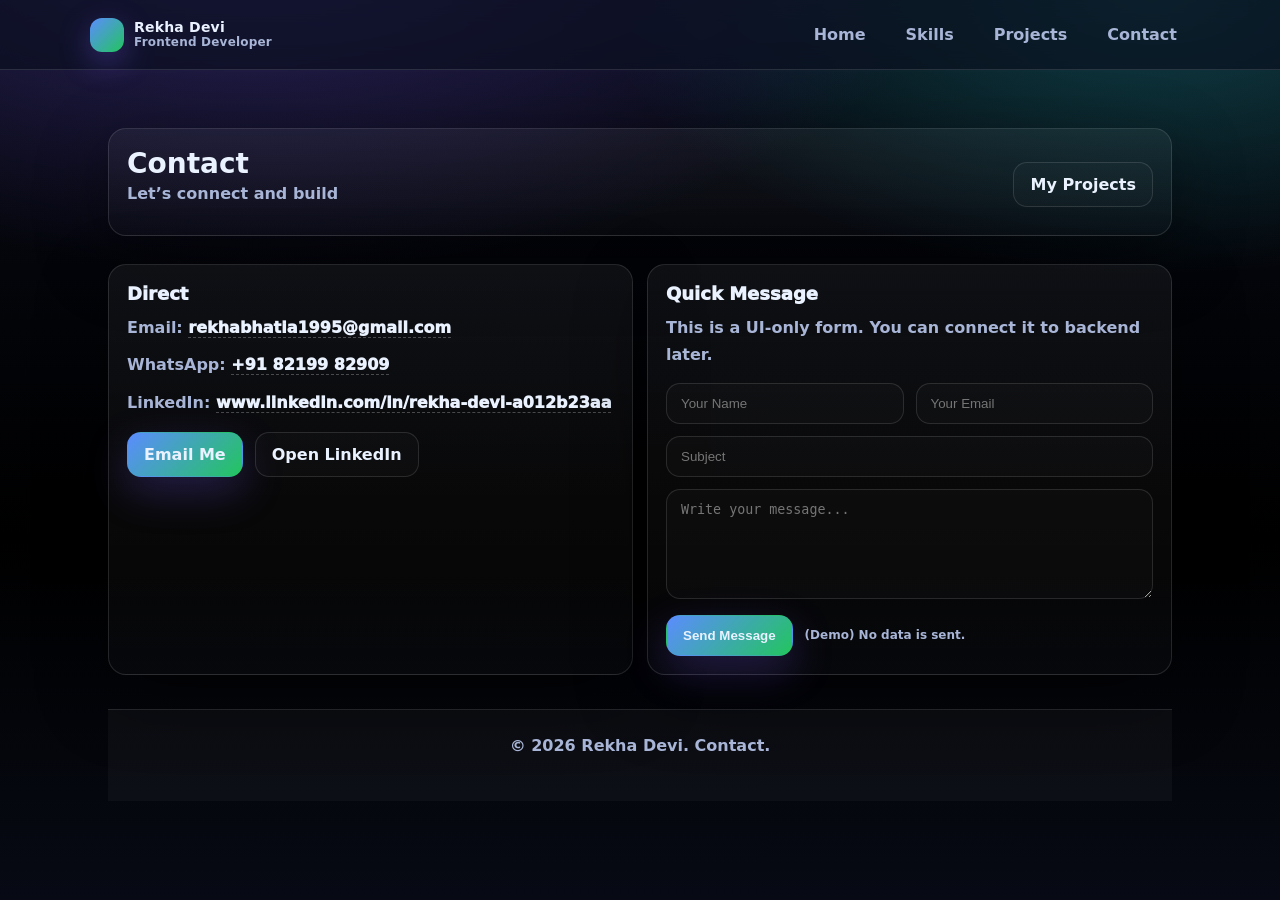
<file: contact.html>
<!doctype html>
<html lang="en">
<head>
  <meta charset="UTF-8" />
  <meta name="viewport" content="width=device-width, initial-scale=1.0" />
  <title>Contact | Rekha Devi</title>
  <link rel="stylesheet" href="styles.css" />
</head>
<body>
  <header class="nav">
    <div class="container nav-inner">
      <div class="brand">
        <div class="logo" aria-hidden="true"></div>
        <div>
          <div style="font-size:14px; line-height:1.1; color:var(--text);">Rekha Devi</div>
          <div style="font-size:12px; color:var(--muted); font-weight:800;">Frontend Developer</div>
        </div>
      </div>
      <nav class="nav-links" aria-label="Primary">
        <a href="index.html">Home</a>
        <a href="skills.html">Skills</a>
        <a href="project.html">Projects</a>
        <a href="contact.html">Contact</a>
      </nav>
    </div>
  </header>

  <main class="container">
    <section class="hero" style="padding-bottom:10px;">
      <div class="panel" style="padding:18px;">
        <div class="section-head" style="margin-bottom:10px;">
          <div>
            <h2 style="font-size:28px; margin:0;">Contact</h2>
            <p>Let’s connect and build</p>
          </div>
          <a class="btn" href="project.html">My Projects</a>
        </div>
      </div>
    </section>

    <section class="section" style="padding-top:18px;">
      <div class="contact-wrap">
        <div class="panel contact-card">
          <div style="font-weight:1000; font-size:18px;">Direct</div>
<p class="form-note" style="margin-top:10px;">
            Email:
            <a href="mailto:rekhabhatia1995@gmail.com" style="font-weight:1000; color:var(--text); border-bottom:1px dashed rgba(255,255,255,.25);">rekhabhatia1995@gmail.com</a>
          </p>

          <p class="form-note" style="margin-top:10px;">
            WhatsApp:
            <a href="https://wa.me/8219982909" target="_blank" rel="noreferrer" style="font-weight:1000; color:var(--text); border-bottom:1px dashed rgba(255,255,255,.25);">+91 82199 82909</a>
          </p>
          <p class="form-note" style="margin-top:10px;">
            LinkedIn:
            <a href="https://www.linkedin.com/in/rekha-devi-a012b23aa" target="_blank" rel="noreferrer" style="font-weight:1000; color:var(--text); border-bottom:1px dashed rgba(255,255,255,.25);">
              www.linkedin.com/in/rekha-devi-a012b23aa
            </a>
          </p>

          <div style="margin-top:16px; display:flex; gap:12px; flex-wrap:wrap;">
<a class="btn btn-primary" href="mailto:rekhabhatia1995@gmail.com">Email Me</a>
            <a class="btn" href="https://www.linkedin.com/in/rekha-devi-a012b23aa" target="_blank" rel="noreferrer">Open LinkedIn</a>
          </div>
        </div>

        <div class="panel contact-card">
          <div style="font-weight:1000; font-size:18px;">Quick Message</div>
          <p class="form-note" style="margin-top:10px;">This is a UI-only form. You can connect it to backend later.</p>

          <div style="margin-top:14px;">
            <div class="row">
              <input class="input" placeholder="Your Name" />
              <input class="input" placeholder="Your Email" />
            </div>
            <div style="height:12px"></div>
            <input class="input" placeholder="Subject" style="margin-bottom:12px" />
            <textarea class="input" placeholder="Write your message..." ></textarea>

            <div class="send-row">
              <button class="btn btn-primary" type="button" onclick="alert('Thanks! UI form demo only. Connect backend later.')">Send Message</button>
              <div class="small">(Demo) No data is sent.</div>
            </div>
          </div>
        </div>
      </div>
    </section>

    <footer class="footer">
      <div>© <span id="year"></span> Rekha Devi. Contact.</div>
    </footer>
  </main>

  <script>
    document.getElementById('year').textContent = new Date().getFullYear();
  </script>
</body>
</html>
</file>
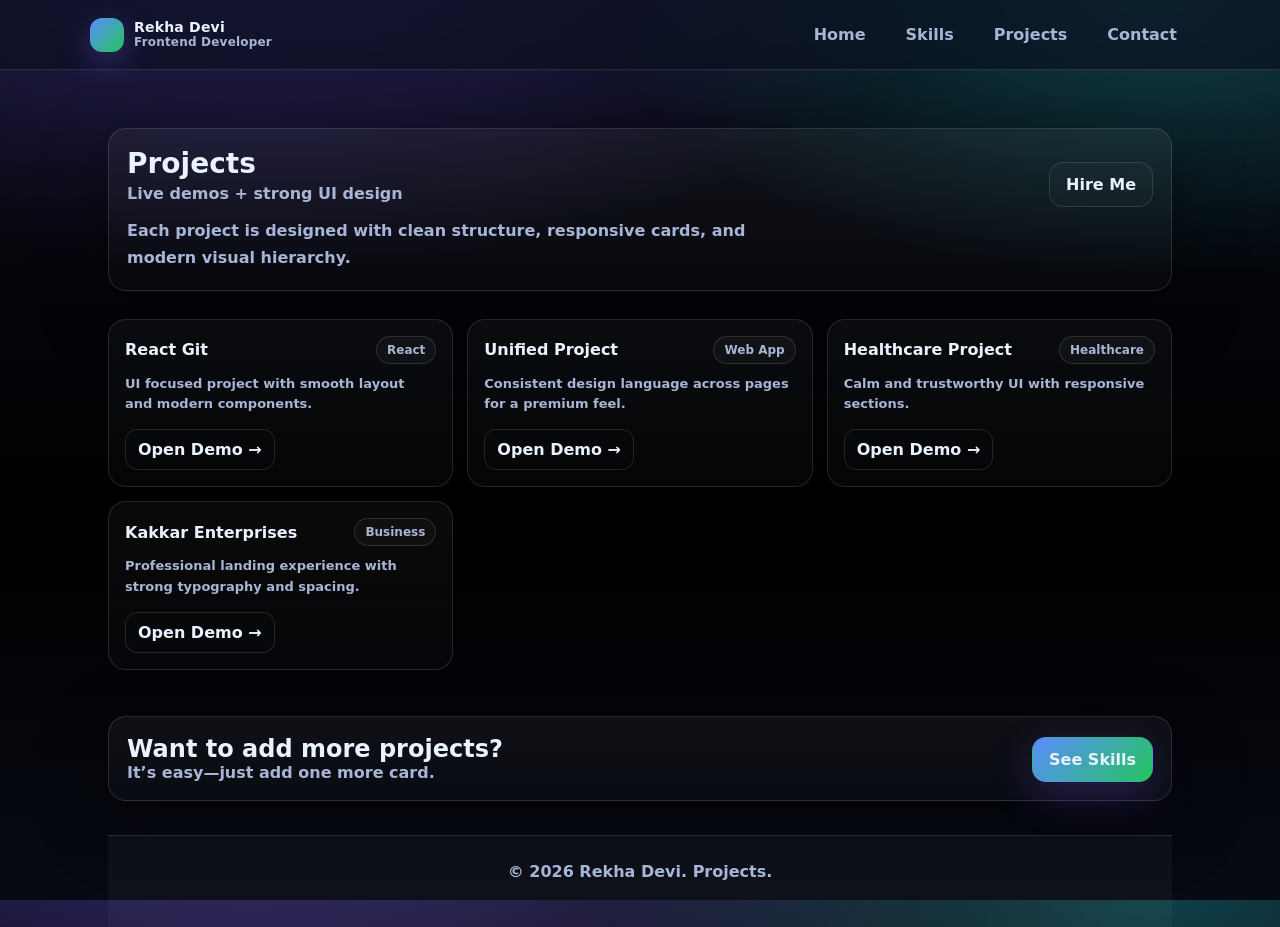
<file: project.html>
<!doctype html>
<html lang="en">
<head>
  <meta charset="UTF-8" />
  <meta name="viewport" content="width=device-width, initial-scale=1.0" />
  <title>Projects | Rekha Devi</title>
  <link rel="stylesheet" href="styles.css" />
</head>
<body>
  <header class="nav">
    <div class="container nav-inner">
      <div class="brand">
        <div class="logo" aria-hidden="true"></div>
        <div>
          <div style="font-size:14px; line-height:1.1; color:var(--text);">Rekha Devi</div>
          <div style="font-size:12px; color:var(--muted); font-weight:800;">Frontend Developer</div>
        </div>
      </div>
      <nav class="nav-links" aria-label="Primary">
        <a href="index.html">Home</a>
        <a href="skills.html">Skills</a>
        <a href="project.html">Projects</a>
        <a href="contact.html">Contact</a>
      </nav>
    </div>
  </header>

  <main class="container">
    <section class="hero" style="padding-bottom:10px;">
      <div class="panel" style="padding:18px;">
        <div class="section-head" style="margin-bottom:10px;">
          <div>
            <h2 style="font-size:28px; margin:0;">Projects</h2>
            <p>Live demos + strong UI design</p>
          </div>
          <a class="btn" href="contact.html">Hire Me</a>
        </div>
        <p style="margin:0; color:var(--muted); font-weight:700; line-height:1.7;">
          Each project is designed with clean structure, responsive cards, and modern visual hierarchy.
        </p>
      </div>
    </section>

    <section class="section" style="padding-top:18px;">
      <div class="grid-3">
        <article class="card">
          <div class="title">
            <h3>React Git</h3>
            <span class="tag">React</span>
          </div>
          <p>
            UI focused project with smooth layout and modern components.
          </p>
          <a href="https://reactgit-theta.vercel.app/" target="_blank" rel="noreferrer">Open Demo →</a>
        </article>

        <article class="card">
          <div class="title">
            <h3>Unified Project</h3>
            <span class="tag">Web App</span>
          </div>
          <p>
            Consistent design language across pages for a premium feel.
          </p>
          <a href="https://unifiedproject.vercel.app/" target="_blank" rel="noreferrer">Open Demo →</a>
        </article>

        <article class="card">
          <div class="title">
            <h3>Healthcare Project</h3>
            <span class="tag">Healthcare</span>
          </div>
          <p>
            Calm and trustworthy UI with responsive sections.
          </p>
          <a href="https://healthcareproject1-liard.vercel.app/" target="_blank" rel="noreferrer">Open Demo →</a>
        </article>

        <article class="card">
          <div class="title">
            <h3>Kakkar Enterprises</h3>
            <span class="tag">Business</span>
          </div>
          <p>
            Professional landing experience with strong typography and spacing.
          </p>
          <a href="https://kakkarenterprises.vercel.app/" target="_blank" rel="noreferrer">Open Demo →</a>
        </article>
      </div>
    </section>

    <section class="section" style="padding-top:12px;">
      <div class="panel" style="padding:18px;">
        <div class="section-head">
          <div>
            <h2 style="margin:0;">Want to add more projects?</h2>
            <p>It’s easy—just add one more card.</p>
          </div>
          <a class="btn btn-primary" href="skills.html">See Skills</a>
        </div>
      </div>
    </section>

    <footer class="footer">
      <div>© <span id="year"></span> Rekha Devi. Projects.</div>
    </footer>
  </main>

  <script>
    document.getElementById('year').textContent = new Date().getFullYear();
  </script>
</body>
</html>
</file>
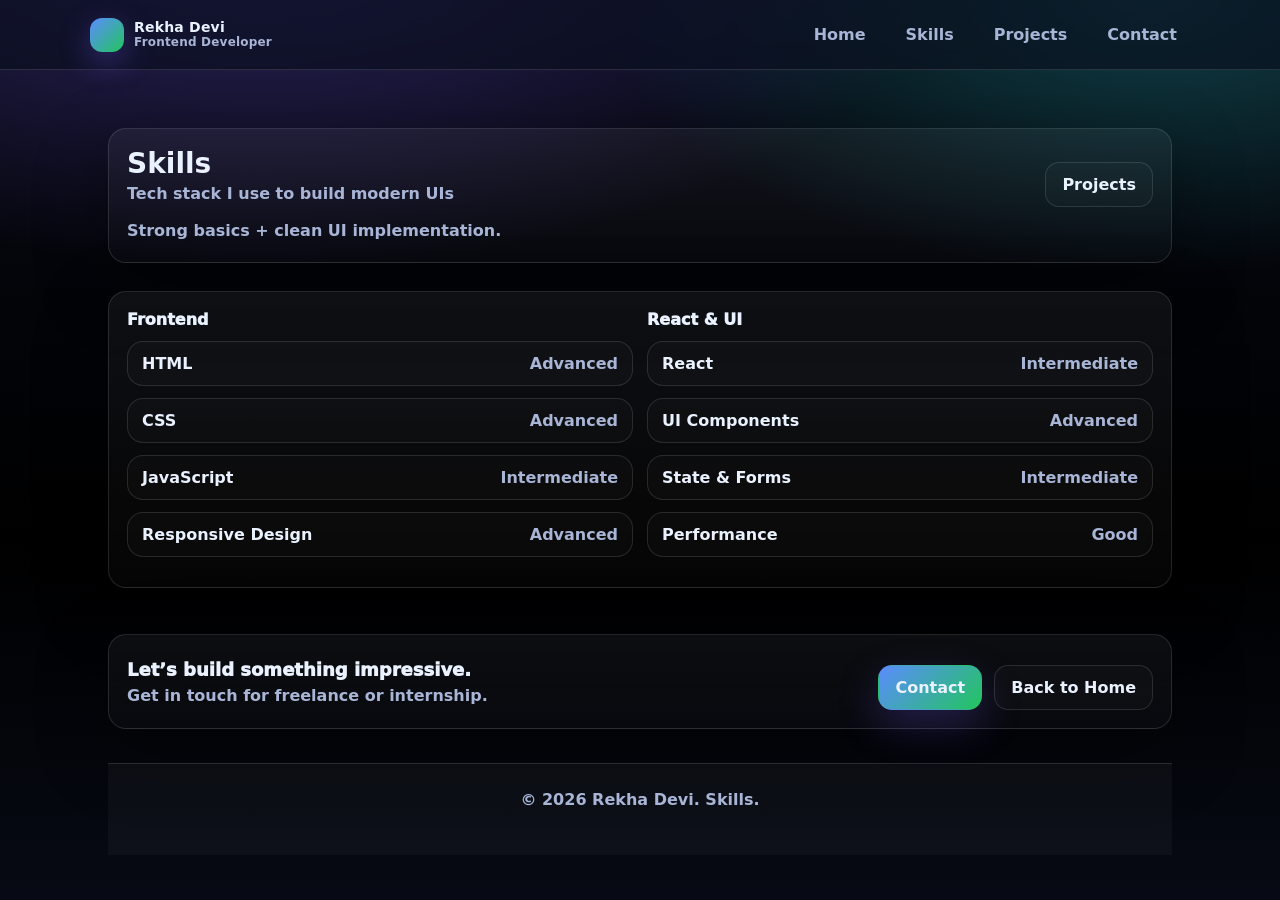
<file: skills.html>
<!doctype html>
<html lang="en">
<head>
  <meta charset="UTF-8" />
  <meta name="viewport" content="width=device-width, initial-scale=1.0" />
  <title>Skills | Rekha Devi</title>
  <link rel="stylesheet" href="styles.css" />
</head>
<body>
  <header class="nav">
    <div class="container nav-inner">
      <div class="brand">
        <div class="logo" aria-hidden="true"></div>
        <div>
          <div style="font-size:14px; line-height:1.1; color:var(--text);">Rekha Devi</div>
          <div style="font-size:12px; color:var(--muted); font-weight:800;">Frontend Developer</div>
        </div>
      </div>
      <nav class="nav-links" aria-label="Primary">
        <a href="index.html">Home</a>
        <a href="skills.html">Skills</a>
        <a href="project.html">Projects</a>
        <a href="contact.html">Contact</a>
      </nav>
    </div>
  </header>

  <main class="container">
    <section class="hero" style="padding-bottom:10px;">
      <div class="panel" style="padding:18px;">
        <div class="section-head" style="margin-bottom:10px;">
          <div>
            <h2 style="font-size:28px; margin:0;">Skills</h2>
            <p>Tech stack I use to build modern UIs</p>
          </div>
          <a class="btn" href="project.html">Projects</a>
        </div>
        <p style="margin:0; color:var(--muted); font-weight:700; line-height:1.7;">
          Strong basics + clean UI implementation.
        </p>
      </div>
    </section>

    <section class="section" style="padding-top:18px;">
      <div class="panel" style="padding:18px;">
        <div class="grid-2">
          <div>
            <div style="font-weight:1000; margin-bottom:10px;">Frontend</div>
            <div class="skill"><span class="name">HTML</span><span class="level">Advanced</span></div>
            <div class="skill"><span class="name">CSS</span><span class="level">Advanced</span></div>
            <div class="skill"><span class="name">JavaScript</span><span class="level">Intermediate</span></div>
            <div class="skill"><span class="name">Responsive Design</span><span class="level">Advanced</span></div>
          </div>
          <div>
            <div style="font-weight:1000; margin-bottom:10px;">React & UI</div>
            <div class="skill"><span class="name">React</span><span class="level">Intermediate</span></div>
            <div class="skill"><span class="name">UI Components</span><span class="level">Advanced</span></div>
            <div class="skill"><span class="name">State & Forms</span><span class="level">Intermediate</span></div>
            <div class="skill"><span class="name">Performance</span><span class="level">Good</span></div>
          </div>
        </div>
      </div>
    </section>

    <section class="section" style="padding-top:12px;">
      <div class="panel" style="padding:18px; display:flex; justify-content:space-between; gap:16px; align-items:center; flex-wrap:wrap;">
        <div>
          <div style="font-weight:1000; font-size:18px;">Let’s build something impressive.</div>
          <div style="color:var(--muted); font-weight:800; margin-top:6px;">Get in touch for freelance or internship.</div>
        </div>
        <div class="send-row">
          <a class="btn btn-primary" href="contact.html">Contact</a>
          <a class="btn" href="index.html">Back to Home</a>
        </div>
      </div>
    </section>

    <footer class="footer">
      <div>© <span id="year"></span> Rekha Devi. Skills.</div>
    </footer>
  </main>

  <script>
    document.getElementById('year').textContent = new Date().getFullYear();
  </script>
</body>
</html>
</file>
<file: styles.css>
:root{
  --bg:#000000; /* black background */

  --card:#0a1a2b;
  --card2:#07162a;
  --text:#eaf2ff;
  --muted:#a8b5d6;
  --brand:#5b8cff; /* blue */
  --brand2:#22c55e; /* green */
  --brand3:#a855f7; /* purple */
  --border:rgba(255,255,255,.12);
  --shadow: 0 22px 70px rgba(0,0,0,.42);
  --radius:18px;
}


*{box-sizing:border-box}
html,body{height:100%}
body{
  margin:0;
  font-family: ui-sans-serif, system-ui, -apple-system, Segoe UI, Roboto, Arial, "Noto Sans", "Liberation Sans", sans-serif;
  background:
    radial-gradient(1200px 600px at 20% -10%, rgba(124,92,255,.35), transparent 60%),
    radial-gradient(1000px 500px at 90% 0%, rgba(45,226,230,.25), transparent 55%),
    linear-gradient(180deg, #070a14 0%, var(--bg) 60%, #070a14 100%);
  color:var(--text);
}

a{color:inherit; text-decoration:none}
.container{max-width:1100px; margin:0 auto; padding:0 18px}

/* Navbar */
.nav{
  position:sticky; top:0; z-index:50;
  backdrop-filter: blur(12px);
  background: rgba(10,14,30,.65);
  border-bottom:1px solid var(--border);
}
.nav-inner{
  display:flex; align-items:center; justify-content:space-between;
  padding:14px 0;
}
.brand{
  display:flex; gap:10px; align-items:center;
  font-weight:800; letter-spacing:.2px;
}
.logo{
  width:34px; height:34px; border-radius:12px;
  background: linear-gradient(135deg, var(--brand), var(--brand2));
  box-shadow: 0 10px 30px rgba(124,92,255,.35);
}
.nav-links{display:flex; gap:14px; align-items:center}
.nav-links a{
  padding:10px 12px;
  border:1px solid transparent;
  border-radius:12px;
  color:var(--muted);
  font-weight:600;
}
.nav-links a:hover{
  color:var(--text);
  border-color: var(--border);
  background: rgba(255,255,255,.03);
}

/* Hero */
.hero{
  padding:58px 0 24px;
}
.hero-grid{
  display:grid; grid-template-columns: 1.2fr .8fr;
  gap:22px; align-items:center;
}
@media (max-width: 860px){ .hero-grid{grid-template-columns:1fr;} }

.kicker{
  display:inline-flex; gap:10px; align-items:center;
  padding:8px 12px; border-radius:999px;
  border:1px solid var(--border);
  color:var(--muted);
  background: rgba(255,255,255,.03);
}
.pulse{
  width:10px; height:10px; border-radius:50%;
  background: var(--brand2);
  box-shadow: 0 0 0 0 rgba(45,226,230,.6);
  animation: pulse 1.8s infinite;
}
@keyframes pulse{
  0%{ box-shadow: 0 0 0 0 rgba(45,226,230,.55);} 70%{ box-shadow: 0 0 0 16px rgba(45,226,230,0);} 100%{ box-shadow: 0 0 0 0 rgba(45,226,230,0);} 
}

.hero h1{margin:14px 0 10px; font-size:44px; line-height:1.08}
@media (max-width: 600px){ .hero h1{font-size:34px;} }
.gradient-text{
  background: linear-gradient(90deg, #ffffff 0%, #c7ccff 35%, #7c5cff 65%, #2de2e6 100%);
  -webkit-background-clip:text; background-clip:text; color:transparent;
}
.hero p{margin:0; color:var(--muted); font-size:16px; line-height:1.7; max-width:620px}

.hero-actions{display:flex; gap:12px; flex-wrap:wrap; margin-top:20px}
.btn{
  display:inline-flex; gap:10px; align-items:center; justify-content:center;
  padding:12px 16px; border-radius:14px;
  border:1px solid var(--border);
  font-weight:800;
  background: rgba(255,255,255,.02);
  color:var(--text);
  transition: transform .15s ease, background .15s ease, border-color .15s ease;
}
.btn:hover{transform: translateY(-2px); border-color: rgba(255,255,255,.2); background: rgba(255,255,255,.04)}
.btn-primary{
  border-color: transparent;
  background: linear-gradient(135deg, var(--brand), var(--brand2));
  box-shadow: 0 15px 40px rgba(124,92,255,.25);
}
.btn-primary:hover{background: linear-gradient(135deg, #8b6cff, #41f0f2)}

/* Panels */
.panel{
  background: linear-gradient(180deg, rgba(255,255,255,.05), rgba(255,255,255,.02));
  border:1px solid var(--border);
  border-radius: var(--radius);
  box-shadow: var(--shadow);
}
.profile-card{
  padding:18px;
}
.profile-top{display:flex; gap:14px; align-items:center}
.avatar{
  width:72px; height:72px; border-radius:22px;
  background:
    radial-gradient(20px 20px at 30% 30%, rgba(255,255,255,.65), transparent 60%),
    linear-gradient(135deg, rgba(124,92,255,.95), rgba(45,226,230,.75));
  border:1px solid rgba(255,255,255,.18);
}
.profile-card h3{margin:0; font-size:18px}
.profile-card .role{color:var(--muted); margin-top:4px; font-weight:700; font-size:13px}
.badges{display:flex; gap:10px; flex-wrap:wrap; margin-top:14px}
.badge{
  padding:9px 12px; border-radius:999px;
  background: rgba(255,255,255,.03);
  border:1px solid var(--border);
  color:var(--muted);
  font-weight:700; font-size:13px;
}

/* Sections */
.section{padding:34px 0}

/* Mari Gallery (right side) */
.mari-gallery{
  margin-top:14px;
  display:flex;
  flex-direction:column;
  gap:10px;
  align-items:center;
}
.mari-fresh-text{
  font-weight:900;
  font-size:12px;
  color:var(--muted);
  letter-spacing:.6px;
  text-transform:uppercase;
  padding:6px 10px;
  border-radius:999px;
  border:1px solid var(--border);
  background: rgba(255,255,255,.02);
}
.mari-img{
  width:160px;
  height:200px;
  object-fit:cover;
  object-position:center 10%;
  border-radius:22px;
  border:none;
  display:block;
  position:relative;
  z-index:2;
}

/* Hero profile visual effect */
.profile-visual{
  position:relative;
  width:190px;
  height:240px;
  display:flex;
  align-items:center;
  justify-content:center;
  padding:18px 12px;
}

.profile-text{
  position:relative;
  z-index:3;
  text-align:center;
}

.profile-title{
  font-weight:1000;
  font-size:16px;
  line-height:1.15;
}

.profile-sub{
  margin-top:6px;
  color:var(--muted);
  font-weight:900;
  font-size:12px;
}

/* typing / status animation */
.typing{
  margin-top:14px;
  display:flex;
  align-items:center;
  justify-content:center;
  gap:10px;
  color:var(--text);
  font-weight:900;
  font-size:12px;
}

.typing-dot{
  width:10px;
  height:10px;
  border-radius:50%;
  background: var(--brand2);
  box-shadow: 0 0 0 0 rgba(45,226,230,.6);
  animation: dotPulse 1.4s infinite;
}

@keyframes dotPulse{
  0%{ box-shadow: 0 0 0 0 rgba(45,226,230,.55); transform: scale(1); }
  60%{ box-shadow: 0 0 0 12px rgba(45,226,230,0); transform: scale(1.05); }
  100%{ box-shadow: 0 0 0 0 rgba(45,226,230,0); transform: scale(1); }
}

.typing-text{
  display:inline-block;
  white-space:nowrap;
  overflow:hidden;
  max-width:0;
  animation: textReveal 1.9s steps(18, end) infinite;
  vertical-align:bottom;
}

@keyframes textReveal{
  0%{ max-width:0; }
  50%{ max-width:190px; }
  100%{ max-width:0; }
}

@media (max-width: 860px){
  .profile-visual{ width:170px; height:220px; }
}


.profile-visual-ring{
  position:absolute;
  inset:0;
  border-radius:30px;
  background:
    radial-gradient(circle at 30% 20%, rgba(124,92,255,.35), transparent 50%),
    radial-gradient(circle at 80% 60%, rgba(45,226,230,.25), transparent 55%),
    linear-gradient(180deg, rgba(255,255,255,.05), rgba(255,255,255,.01));
  border:1px solid var(--border);
  box-shadow: 0 30px 80px rgba(124,92,255,.15);
  transform: rotate(-6deg);
  z-index:1;
}

.profile-visual-ring::after{
  content:"";
  position:absolute;
  inset:14px;
  border-radius:26px;
  border:1px dashed rgba(255,255,255,.16);
  animation: spin 10s linear infinite;
}

@keyframes spin{
  from{ transform: rotate(0deg); }
  to{ transform: rotate(360deg); }
}

.profile-badges{
  display:flex;
  gap:10px;
  flex-wrap:wrap;
  justify-content:center;
  margin-top:12px;
}

.badge{
  padding:9px 12px;
  border-radius:999px;
  background: rgba(255,255,255,.03);
  border:1px solid var(--border);
  color:var(--muted);
  font-weight:800;
  font-size:12px;
}
@media (max-width: 860px){
  .mari-img{height:190px; width:150px}
}
.section-head{display:flex; justify-content:space-between; align-items:flex-end; gap:16px; flex-wrap:wrap}
.section-head h2{margin:0; font-size:24px}
.section-head p{margin:0; color:var(--muted); font-weight:600}

/* Cards */
.grid-3{display:grid; grid-template-columns: repeat(3, 1fr); gap:14px}
.grid-2{display:grid; grid-template-columns: repeat(2, 1fr); gap:14px}
@media (max-width: 900px){ .grid-3{grid-template-columns: repeat(2, 1fr);} }
@media (max-width: 620px){ .grid-3{grid-template-columns: 1fr;} .grid-2{grid-template-columns: 1fr;} }

.card{
  padding:16px;
  border-radius: var(--radius);
  background: linear-gradient(180deg, rgba(255,255,255,.04), rgba(255,255,255,.02));
  border:1px solid var(--border);
  transition: transform .15s ease, border-color .15s ease;
}
.card:hover{transform: translateY(-4px); border-color: rgba(255,255,255,.2)}

.card{animation:none}

.card .title{display:flex; align-items:center; justify-content:space-between; gap:12px}
.card h3{margin:0; font-size:16px}
.card .tag{color:var(--muted); font-weight:800; font-size:12px; padding:6px 10px; border-radius:999px; border:1px solid var(--border); background: rgba(255,255,255,.03)}
.card p{margin:10px 0 14px; color:var(--muted); line-height:1.6; font-weight:600; font-size:13px}
.card a{
  display:inline-flex; align-items:center; gap:10px;
  font-weight:900;
  color:var(--text);
  padding:10px 12px;
  border-radius:12px;
  border:1px solid var(--border);
}
.card a:hover{border-color: rgba(255,255,255,.22)}

/* Footer */
.footer{
  padding:26px 0 46px;
  color:var(--muted);
  font-weight:700;
  text-align:center;
  background: rgba(255,255,255,.03);
  border-top: 1px solid var(--border);
}

/* Skills */
.skill{display:flex; align-items:center; justify-content:space-between; gap:10px; margin:12px 0; padding:12px 14px; border-radius:16px; border:1px solid var(--border); background: rgba(255,255,255,.02)}
.skill .name{font-weight:900}
.skill .level{color:var(--muted); font-weight:900}

/* Contact */
.contact-wrap{display:grid; grid-template-columns:1fr 1fr; gap:14px}
@media (max-width: 860px){ .contact-wrap{grid-template-columns:1fr} }
.form-note{color:var(--muted); font-weight:700; line-height:1.7; margin:0}
.contact-card{padding:18px}

.input{
  width:100%;
  padding:12px 14px;
  border-radius:14px;
  border:1px solid var(--border);
  background: rgba(255,255,255,.02);
  color:var(--text);
  outline:none;
}
.input:focus{border-color: rgba(255,255,255,.22)}

.row{display:grid; grid-template-columns:1fr 1fr; gap:12px}
@media (max-width: 620px){ .row{grid-template-columns:1fr} }
textarea.input{min-height:110px; resize:vertical}

.send-row{display:flex; gap:12px; flex-wrap:wrap; align-items:center; margin-top:12px}
.small{font-size:12px; color:var(--muted); font-weight:800}
</file>
